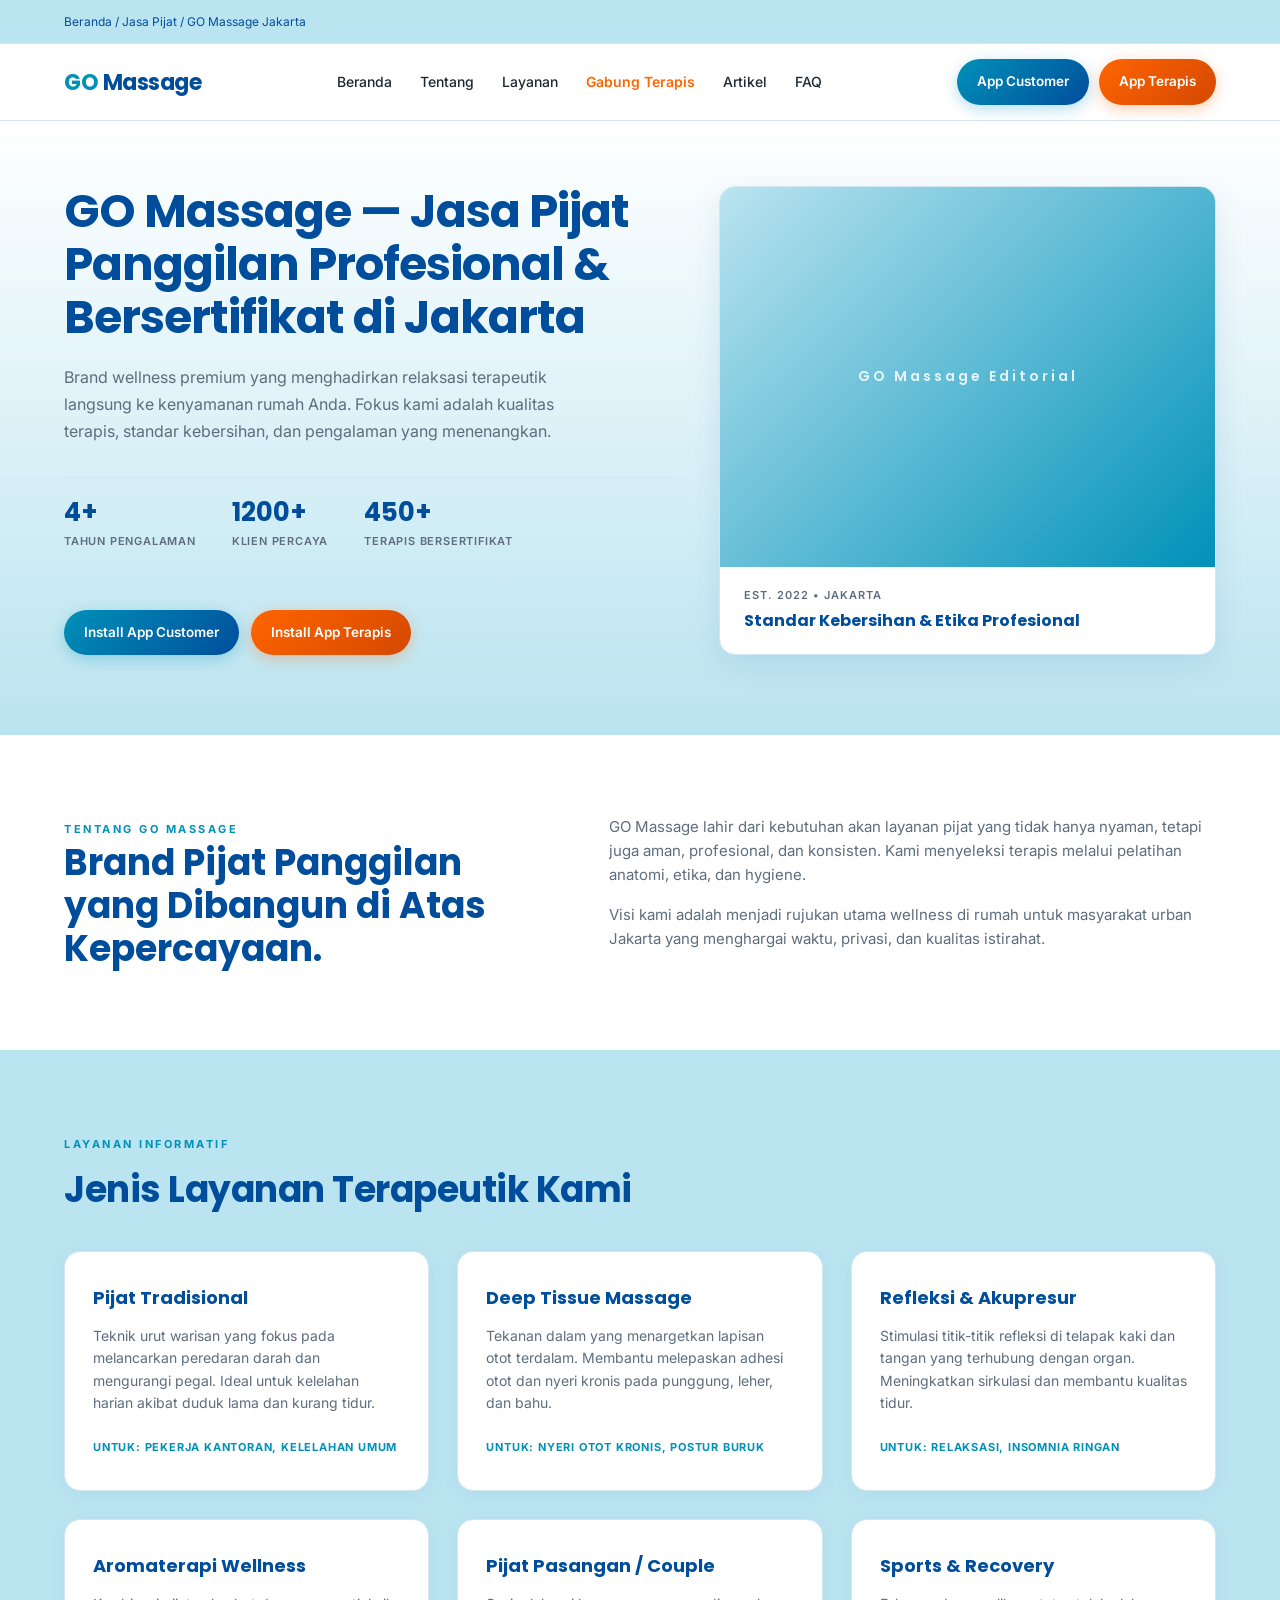
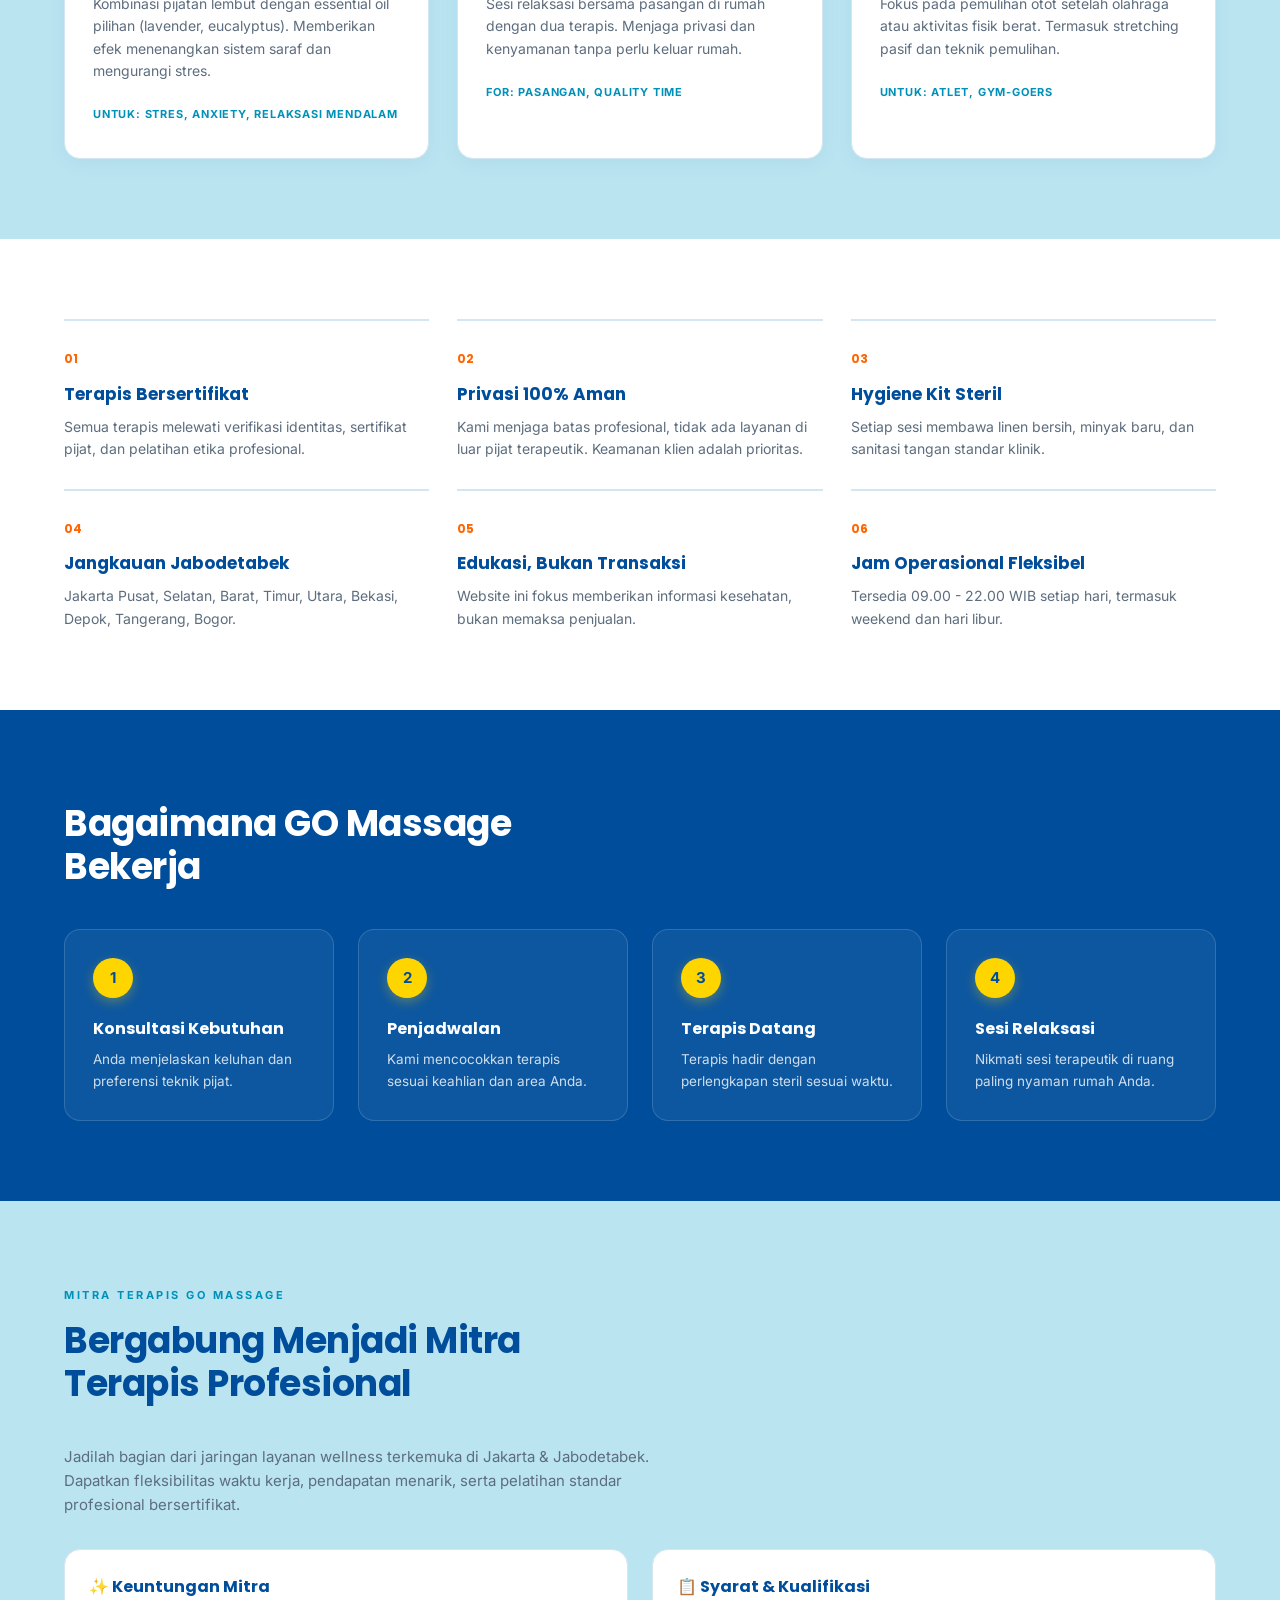
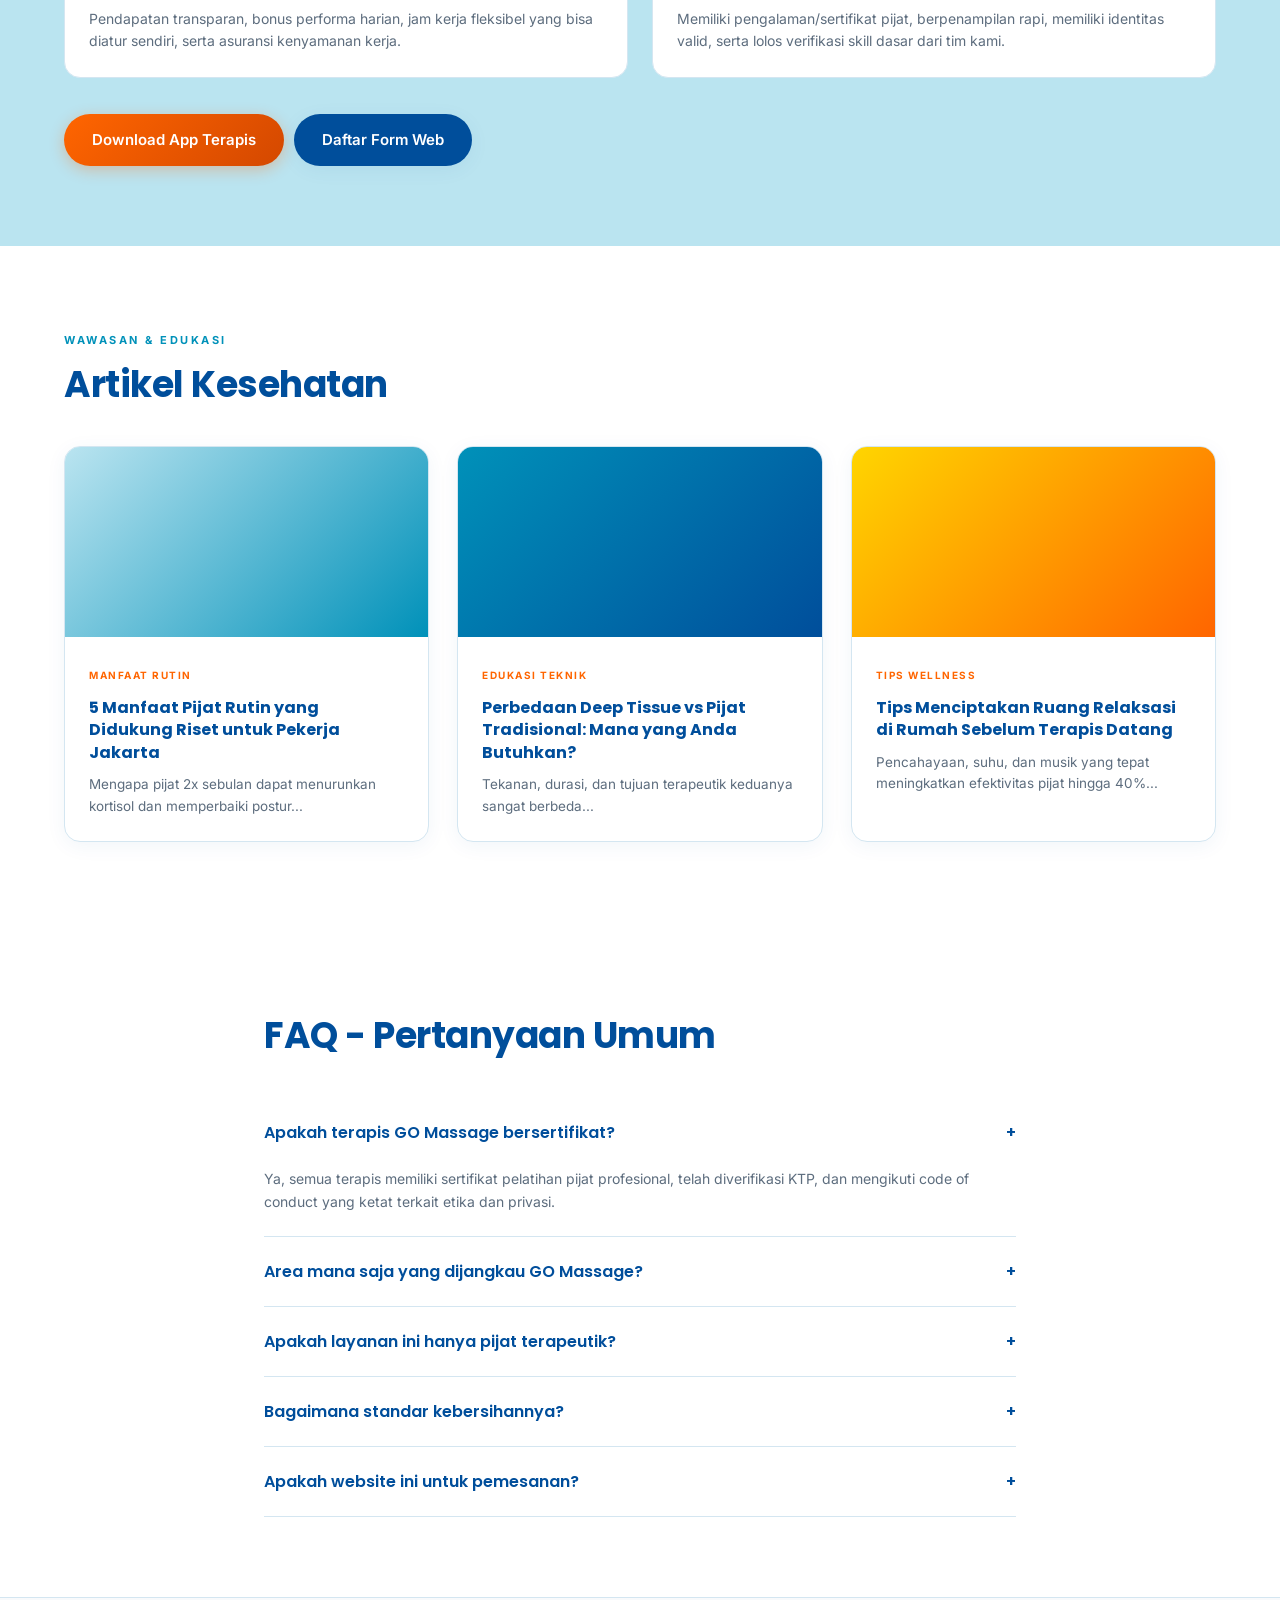
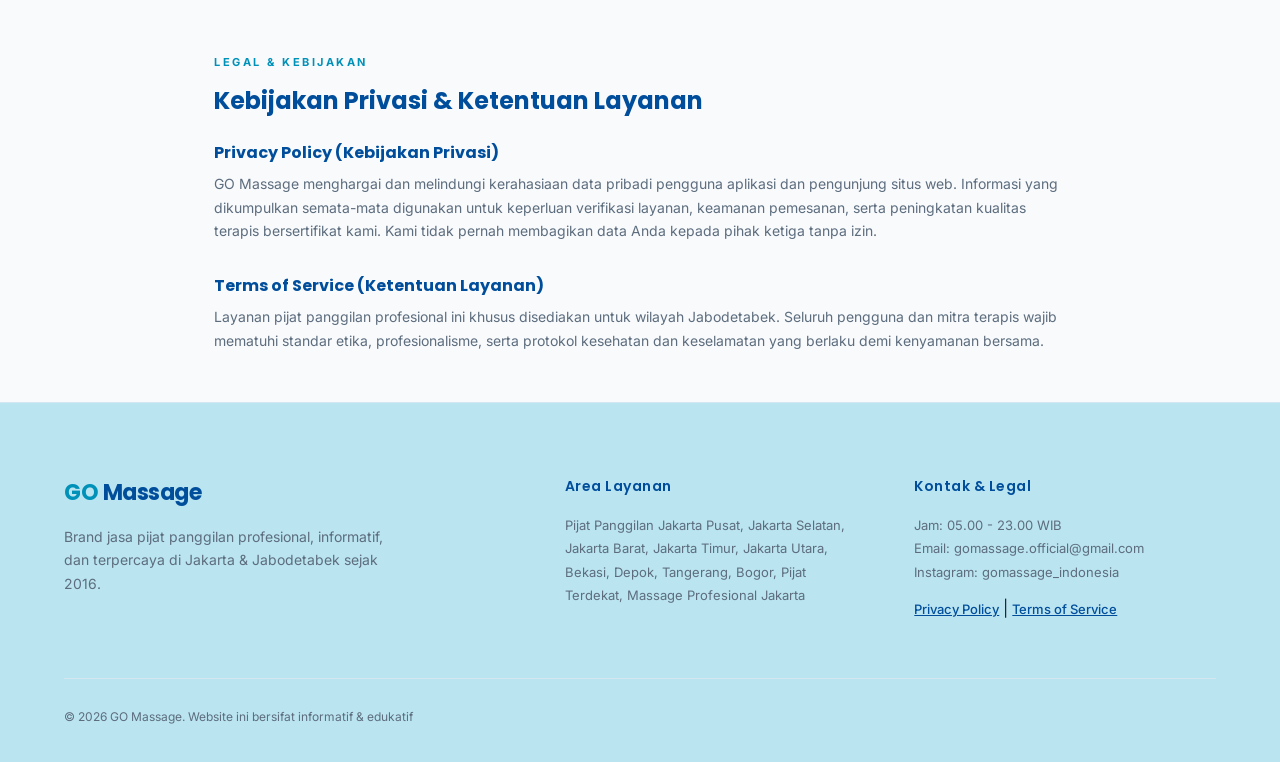
<file: index.html>
<!DOCTYPE html>
<html lang="id">
<head>
<style>
@font-face {
  font-family: "Optimistic";
  font-style: normal;
  font-weight: 400 600;
  font-display: swap;
  src: url("/fonts/OptimisticAI_VF_Optimized.woff2") format("woff2");
}
@font-face {
  font-family: "Optimistic Mono";
  font-style: normal;
  font-weight: 400;
  font-display: swap;
  src: url("/fonts/OptimisticMono_W_TextRegular.woff2") format("woff2");
}
:where(html) {
  font-family: "Optimistic", system-ui, sans-serif;
}
:where(code, pre, kbd, samp) {
  font-family: "Optimistic Mono", ui-monospace, monospace;
}
</style>
    <meta charset="UTF-8">
    <meta name="viewport" content="width=device-width, initial-scale=1.0">
    <title>GO Massage - Jasa Pijat Panggilan Profesional & Bersertifikat di Jakarta</title>
    <meta name="description" content="GO Massage adalah layanan pijat panggilan profesional bersertifikat di Jakarta & Jabodetabek. Terapis berpengalaman, privasi aman, layanan tradisional, deep tissue, refleksi, aromaterapi.">
    <meta name="keywords" content="pijat panggilan jakarta, massage jakarta, pijat tradisional, deep tissue massage, pijat refleksi, aromaterapi jakarta, jasa pijat profesional">
    <link rel="preconnect" href="https://fonts.googleapis.com">
    <link href="https://fonts.googleapis.com/css2?family=Poppins:wght@400;500;600;700&family=Inter:wght@400;500&display=swap" rel="stylesheet">
    <style>
        /* GO Massage - Updated Color Palette & Precision */
        :root{
          --bg:#FFFFFF;
          --bg-soft:#BAE4F0;     /* #BAE4F0 */
          --dark:#004E9B;        /* #004E9B */
          --dark2:#003870;       
          --accent:#0091B9;      /* #0091B9 */
          --orange:#FF6500;      /* #FF6500 */
          --yellow:#FFD500;      /* #FFD500 */
          --text:#1C2833;
          --muted:#5D6D7E;
          --border:#D4E6F1;
          --radius:16px;
          --shadow-sm: 0 4px 20px rgba(0,78,155,0.06);
          --shadow-md: 0 10px 30px rgba(0,78,155,0.1);
        }

        *, *::before, *::after {
          margin: 0;
          padding: 0;
          box-sizing: border-box;
        }

        html {
          width: 100%;
          scroll-behavior: smooth;
        }

        body{
          width: 100%;
          overflow-x: hidden;
          font-family:'Inter',sans-serif;
          color:var(--text);
          background:var(--bg);
          line-height:1.6;
          -webkit-font-smoothing:antialiased;
          /* Proteksi Anti-Copy Teks */
          -webkit-user-select: none; /* Safari */
          -moz-user-select: none;    /* Firefox */
          -ms-user-select: none;     /* IE/Edge */
          user-select: none;         /* Standar Modern */
        }

        h1,h2,h3,h4,h5,.logo{
          font-family:'Poppins',sans-serif;
          color:var(--dark);
        }

        .container{
          max-width:1200px;
          margin:0 auto;
          padding:0 24px;
        }

        .label{
          font-size:11px;
          letter-spacing:2.5px;
          color:var(--accent);
          font-weight:700;
          text-transform: uppercase;
        }

        /* Breadcrumb */
        .breadcrumb{
          background:var(--bg-soft);
          border-bottom:1px solid var(--border);
          font-size:12px;
          padding:12px 0;
          color:var(--dark);
        }
        .breadcrumb .container{
          display:flex;
          justify-content:space-between;
          align-items:center;
        }

        /* Navbar - Strict Sticky Header */
        .navbar{
          position: -webkit-sticky;
          position: sticky;
          top: 0;
          z-index: 9999;
          background: rgba(255, 255, 255, 0.95);
          backdrop-filter: blur(16px);
          -webkit-backdrop-filter: blur(16px);
          border-bottom: 1px solid var(--border);
          width: 100%;
        }
        .nav-inner{
          display:flex;
          justify-content:space-between;
          align-items:center;
          height:76px;
        }
        .logo{
          font-weight:700;
          font-size:22px;
          letter-spacing:-0.5px;
        }
        .logo span{
          color:var(--accent);
        }
        .nav-menu{
          display:flex;
          gap:28px;
          align-items: center;
        }
        .nav-menu a{
          text-decoration:none;
          color:var(--text);
          font-size:14px;
          font-weight:500;
          transition: color 0.2s;
        }
        .nav-menu a:hover{
          color:var(--accent);
        }

        /* Group Tombol Sejajar Sampingan */
        .btn-group {
          display: flex;
          align-items: center;
          gap: 10px;
        }

        /* Tombol Gradasi Profesional dengan Palet Baru */
        .btn-gradient {
          background: linear-gradient(135deg, #0091B9 0%, #004E9B 100%);
          color: #ffffff !important;
          padding: 12px 20px;
          border-radius: 30px;
          text-decoration: none;
          font-size: 13.5px;
          font-weight: 600;
          box-shadow: 0 4px 15px rgba(0, 145, 185, 0.3);
          transition: all 0.3s ease;
          display: inline-flex;
          align-items: center;
          justify-content: center;
          border: none;
          text-align: center;
          white-space: nowrap;
        }
        .btn-gradient:hover {
          background: linear-gradient(135deg, #00A8D6 0%, #003870 100%);
          transform: translateY(-2px);
          box-shadow: 0 6px 20px rgba(0, 145, 185, 0.4);
        }

        /* Tombol Varian Terapis (Warna Oranye-Kuning) */
        .btn-terapis {
          background: linear-gradient(135deg, #FF6500 0%, #D44800 100%);
          box-shadow: 0 4px 15px rgba(255, 101, 0, 0.3);
        }
        .btn-terapis:hover {
          background: linear-gradient(135deg, #FF7B24 0%, #B83E00 100%);
          box-shadow: 0 6px 20px rgba(255, 101, 0, 0.4);
        }

        /* ANIMASI HAMBURGER MODERN */
        .hamburger{
          display:none;
          flex-direction:column;
          justify-content:center;
          align-items:center;
          gap:5px;
          width:42px;
          height:42px;
          background:rgba(0, 78, 155, 0.05);
          border:1px solid var(--border);
          border-radius:12px;
          cursor:pointer;
          z-index: 10001;
          padding: 0;
          transition: all 0.3s ease;
        }
        .hamburger:hover {
          background: rgba(0, 78, 155, 0.1);
        }
        .hamburger span{
          width:22px;
          height:2.5px;
          background:var(--dark);
          display:block;
          border-radius:4px;
          transition: transform 0.35s cubic-bezier(0.68, -0.6, 0.32, 1.6), opacity 0.25s ease, background 0.3s ease;
          transform-origin: center;
        }

        /* State Saat Menu Terbuka (Morphing ke 'X') */
        .hamburger.open {
          background: rgba(255, 101, 0, 0.1);
          border-color: rgba(255, 101, 0, 0.3);
        }
        .hamburger.open span:nth-child(1) {
          transform: translateY(7.5px) rotate(45deg);
          background: var(--orange);
        }
        .hamburger.open span:nth-child(2) {
          opacity: 0;
          transform: translateX(-12px);
        }
        .hamburger.open span:nth-child(3) {
          transform: translateY(-7.5px) rotate(-45deg);
          background: var(--orange);
        }

        /* Hero Section */
        .hero{
          padding:64px 0 80px;
          background:linear-gradient(180deg,var(--bg) 0%, var(--bg-soft) 100%);
        }
        .hero-grid{
          display:grid;
          grid-template-columns:1.1fr 0.9fr;
          gap:48px;
          align-items:center;
        }
        .hero-text h1{
          font-size:46px;
          line-height:1.15;
          letter-spacing:-1px;
          margin-bottom:20px;
        }
        .hero-text p{
          color:var(--muted);
          font-size:16px;
          max-width:500px;
          margin-bottom:32px;
          line-height: 1.7;
        }
        .hero-stats{
          display:flex;
          gap:36px;
          margin:32px 0 36px;
          border-top: 1px solid var(--border);
          border-bottom: 1px solid var(--border);
          padding: 20px 0;
        }
        .hero-stats strong{
          font-family:'Poppins';
          font-size:26px;
          display:block;
          line-height:1.1;
          color: var(--dark);
        }
        .hero-stats span{
          font-size:11px;
          color:var(--muted);
          letter-spacing:0.8px;
          text-transform:uppercase;
          font-weight: 600;
        }
        .hero-actions{
          display:flex;
          gap:12px;
          align-items: center;
          flex-wrap: wrap;
        }
        .btn-primary{
          background:var(--dark);
          color:white;
          padding:12px 24px;
          border-radius:30px;
          text-decoration:none;
          font-size:14px;
          font-weight:600;
          box-shadow: var(--shadow-sm);
          transition: transform 0.2s, background 0.2s;
          display: inline-flex;
          align-items: center;
          justify-content: center;
        }
        .btn-primary:hover{
          background: var(--accent);
          transform: translateY(-2px);
        }

        .visual-card{
          border:1px solid var(--border);
          border-radius:var(--radius);
          overflow:hidden;
          background:white;
          box-shadow: var(--shadow-md);
        }
        .visual-image{
          height:380px;
          background:linear-gradient(135deg,#BAE4F0 0%,#0091B9 100%);
          position:relative;
        }
        .visual-image::after{
          content:'GO Massage Editorial';
          position:absolute;
          inset:0;
          display:grid;
          place-items:center;
          font-family:'Poppins';
          font-weight:600;
          letter-spacing:3px;
          color:rgba(255,255,255,0.85);
          font-size: 14px;
        }
        .visual-info{
          padding:20px 24px;
        }
        .visual-info p{
          font-size:11px;
          letter-spacing:1px;
          color:var(--muted);
          text-transform: uppercase;
          font-weight: 600;
        }
        .visual-info h4{
          font-size:16px;
          margin-top:4px;
        }

        /* Sections */
        .section{padding:80px 0}
        .bg-soft{background:var(--bg-soft)}
        .bg-dark{background:var(--dark);color:white}
        .bg-dark h2{color:white}
        .section-title{
          font-size:36px;
          line-height:1.2;
          letter-spacing:-0.5px;
          margin:12px 0 40px;
          max-width:580px;
        }
        .section-title.light{color:white}

        .grid-2{
          display:grid;
          grid-template-columns:0.9fr 1.1fr;
          gap:48px;
          align-items:start;
        }
        .grid-2 h2{font-size:36px;line-height:1.2}
        .about-text p{margin-bottom:16px;color:var(--muted);font-size:15px;}

        .services-grid{
          display:grid;
          grid-template-columns:repeat(3,1fr);
          gap:28px;
        }
        .service-card{
          background:white;
          border:1px solid var(--border);
          border-radius:var(--radius);
          padding:32px 28px;
          box-shadow: var(--shadow-sm);
          transition:all .3s cubic-bezier(0.16, 1, 0.3, 1);
        }
        .service-card:hover{
          transform:translateY(-6px);
          box-shadow: var(--shadow-md);
          border-color: var(--accent);
        }
        .service-card h3{font-size:18px;margin-bottom:12px;}
        .service-card p{font-size:14px;color:var(--muted);line-height:1.6;margin-bottom:18px}
        .service-meta{font-size:11px;color:var(--accent);font-weight:700;letter-spacing:0.8px;text-transform: uppercase;}

        .grid-3{
          display:grid;
          grid-template-columns:repeat(3,1fr);
          gap:28px;
        }
        .feature{
          border-top:2px solid var(--border);
          padding-top:24px;
        }
        .feature span{font-family:'Poppins';font-size:12px;color:var(--orange);font-weight:700}
        .feature h4{margin:10px 0 8px;font-size:17px}
        .feature p{font-size:14px;color:var(--muted);line-height: 1.6;}

        .steps{
          display:grid;
          grid-template-columns:repeat(4,1fr);
          gap:24px;
          margin-top:24px;
        }
        .step{
          border:1px solid rgba(255,255,255,0.15);
          border-radius:var(--radius);
          padding:28px;
          background:rgba(255,255,255,0.05);
        }
        .step-num{
          width:40px;
          height:40px;
          border-radius:50%;
          background:var(--yellow);
          color:var(--dark);
          display:grid;
          place-items:center;
          font-weight:700;
          font-size:15px;
          margin-bottom:18px;
          box-shadow: 0 4px 12px rgba(255,213,0,0.3);
        }
        .step h4{color:white;font-size:16px;margin-bottom:8px}
        .step p{color:rgba(255,255,255,0.8);font-size:13.5px;line-height: 1.6;}

        .articles{
          display:grid;
          grid-template-columns:repeat(3,1fr);
          gap:28px;
        }
        .article-card{
          border:1px solid var(--border);
          border-radius:var(--radius);
          overflow:hidden;
          background:white;
          box-shadow: var(--shadow-sm);
          transition: transform 0.3s ease;
        }
        .article-card:hover {
          transform: translateY(-4px);
          box-shadow: var(--shadow-md);
        }
        .article-img{height:190px}
        .article-img.img1{background:linear-gradient(135deg,#BAE4F0,#0091B9)}
        .article-img.img2{background:linear-gradient(135deg,#0091B9,#004E9B)}
        .article-img.img3{background:linear-gradient(135deg,#FFD500,#FF6500)}
        .article-body{padding:24px}
        .article-body span{font-size:10px;letter-spacing:1.5px;color:var(--orange);font-weight:700;text-transform:uppercase}
        .article-body h4{font-size:16px;line-height:1.4;margin:10px 0}
        .article-body p{font-size:13.5px;color:var(--muted);line-height: 1.6;}

        /* FAQ */
        .faq-container{max-width:800px}
        .faq-list{margin-top:32px}
        .faq-item{border-bottom:1px solid var(--border)}
        .faq-q{
          width:100%;
          display:flex;
          justify-content:space-between;
          align-items:center;
          padding:22px 0;
          background:none;
          border:none;
          font-family:'Poppins';
          font-size:16px;
          font-weight:600;
          cursor:pointer;
          text-align:left;
          color: var(--dark);
        }
        .faq-a{
          max-height:0;
          overflow:hidden;
          transition:max-height .35s ease, padding .35s ease;
          font-size:14px;
          color:var(--muted);
          padding-right:40px;
          line-height: 1.7;
        }
        .faq-item.active .faq-a{
          max-height:220px;
          padding-bottom:22px;
        }

        /* Footer */
        .footer{
          background:var(--bg-soft);
          border-top:1px solid var(--border);
          padding:72px 0 36px;
        }
        .footer-grid{
          display:grid;
          grid-template-columns:1.5fr 1fr 1fr;
          gap:48px;
        }
        .footer-desc{
          font-size:14px;
          color:var(--muted);
          margin-top:14px;
          max-width:320px;
          line-height: 1.7;
        }
        .footer h5{font-size:14px;margin-bottom:16px;letter-spacing:0.5px;font-weight: 600;color: var(--dark);}
        .small{font-size:13px;color:var(--muted);line-height:1.8}
        .footer-bottom{
          margin-top:56px;
          padding-top:28px;
          border-top:1px solid var(--border);
          display:flex;
          justify-content:space-between;
          font-size:12px;
          color:var(--muted);
        }
        .footer-legal-links {
          margin-top: 12px;
        }
        .footer-legal-links a {
          color: var(--dark);
          text-decoration: underline;
          font-weight: 500;
          font-size: 13px;
        }

        /* ========== PORTRAIT MODE - PROFESSIONAL MOBILE PRECISION ========== */
        @media (orientation: portrait){
          .container{padding:0 20px}
          
          /* Mobile Navigation Drawer Fullscreen Modern */
          .nav-menu{
            position: fixed;
            top: 76px;
            left: 0;
            width: 100vw;
            height: calc(100vh - 76px);
            background: #ffffff;
            display: flex;
            flex-direction: column;
            align-items: flex-start;
            padding: 36px 24px;
            gap: 18px;
            z-index: 9998;
            opacity: 0;
            visibility: hidden;
            transform: translateY(-8px);
            transition: all 0.3s cubic-bezier(0.16, 1, 0.3, 1);
            box-shadow: 0 20px 30px rgba(0,78,155,0.08);
            overflow-y: auto;
          }

          .nav-menu.open{
            opacity: 1;
            visibility: visible;
            transform: translateY(0);
          }

          .nav-menu a:not(.btn-gradient){
            font-size: 17px;
            font-weight: 600;
            color: var(--dark);
            width: 100%;
            padding: 12px 0;
            border-bottom: 1px solid var(--border);
          }

          /* Tombol Install Aplikasi di dalam Menu Mobile tetap Sejajar */
          .nav-menu .btn-group {
            width: 100%;
            margin-top: 12px;
            display: flex;
            gap: 10px;
          }

          .nav-menu .btn-gradient {
            flex: 1;
            padding: 12px 8px;
            font-size: 13px;
          }

          .navbar > .container > .btn-group {
            display: none; 
          }

          .hamburger{display:flex}

          .hero{padding:40px 0 56px}
          .hero-grid{grid-template-columns:1fr;gap:36px}
          .hero-text h1{font-size:32px;line-height:1.2;margin-bottom:16px}
          .hero-text p{font-size:14.5px;max-width:100%;margin-bottom:24px}
          .hero-stats{gap:20px;justify-content: space-between;padding: 16px 0;margin: 24px 0}
          .hero-stats strong {font-size: 22px;}
          
          /* Hero actions di Mobile dibuat sejajar sampingan */
          .hero-actions {
            display: flex;
            flex-direction: row;
            gap: 10px;
            width: 100%;
          }
          .hero-actions .btn-gradient {
            flex: 1;
            text-align: center;
            padding: 12px 8px;
            font-size: 13px;
          }

          .visual-image{height:260px}
          
          .section{padding:56px 0}
          .section-title{font-size:26px;margin-bottom:28px}
          
          .grid-2{grid-template-columns:1fr;gap:28px}
          .grid-2 h2{font-size:26px}
          
          .services-grid{grid-template-columns:1fr;gap:20px}
          .service-card {padding: 24px 20px;}
          
          .grid-3{grid-template-columns:1fr;gap:20px}
          .steps{grid-template-columns:1fr;gap:18px}
          .step {padding: 22px 20px;}
          
          .articles{grid-template-columns:1fr;gap:20px}
          
          .footer-grid{grid-template-columns:1fr;gap:32px}
          .footer-bottom{flex-direction:column;gap:10px;text-align: center;}
        }

        @media (orientation: landscape) or (min-width: 992px) {
          .nav-menu .btn-group {
            display: none;
          }
        }

        /* ========== LANDSCAPE MODE - PRECISION ========== */
        @media (orientation: landscape) and (max-width: 1180px){
          .hero-text h1{font-size:36px}
          .services-grid{grid-template-columns:repeat(2,1fr)}
          .grid-3{grid-template-columns:repeat(2,1fr)}
          .steps{grid-template-columns:repeat(2,1fr)}
          .articles{grid-template-columns:repeat(2,1fr)}
        }
        @media (orientation: landscape) and (min-width: 1181px){
          .hero-grid{grid-template-columns:1.1fr 0.9fr}
          .services-grid{grid-template-columns:repeat(3,1fr)}
        }
    </style>
</head>
<body>
    <!-- Breadcrumb SEO -->
    <div class="breadcrumb">
        <div class="container">
            <span>Beranda / Jasa Pijat / GO Massage Jakarta</span>
        </div>
    </div>

    <!-- Navbar -->
    <nav class="navbar">
        <div class="container nav-inner">
            <div class="logo"><span>GO</span> Massage</div>
            <div class="nav-menu" id="navMenu">
                <a href="#beranda">Beranda</a>
                <a href="#tentang">Tentang</a>
                <a href="#layanan">Layanan</a>
                <a href="#gabung-terapis" style="color: var(--orange); font-weight: 600;">Gabung Terapis</a>
                <a href="#artikel">Artikel</a>
                <a href="#faq">FAQ</a>
                <!-- Group Tombol Aplikasi di Menu Mobile (Sejajar) -->
                <div class="btn-group">
                    <a href="https://play.google.com/store/apps/details?id=com.app.gomassage" target="_blank" rel="noopener noreferrer" class="btn-gradient">App Customer</a>
                    <a href="https://play.google.com/store/apps/details?id=com.app.terapisgo" target="_blank" rel="noopener noreferrer" class="btn-gradient btn-terapis">App Terapis</a>
                </div>
            </div>
            <!-- Group Tombol Aplikasi Desktop (Sejajar) -->
            <div class="btn-group">
                <a href="https://play.google.com/store/apps/details?id=com.app.gomassage" target="_blank" rel="noopener noreferrer" class="btn-gradient">App Customer</a>
                <a href="https://play.google.com/store/apps/details?id=com.app.terapisgo" target="_blank" rel="noopener noreferrer" class="btn-gradient btn-terapis">App Terapis</a>
            </div>
            <!-- Tombol Hamburger dengan Animasi -->
            <button class="hamburger" id="hamburger" aria-label="Toggle navigation">
                <span></span>
                <span></span>
                <span></span>
            </button>
        </div>
    </nav>

    <!-- Hero -->
    <section class="hero" id="beranda">
        <div class="container hero-grid">
            <div class="hero-text">
                <h1>GO Massage — Jasa Pijat Panggilan Profesional & Bersertifikat di Jakarta</h1>
                <p>Brand wellness premium yang menghadirkan relaksasi terapeutik langsung ke kenyamanan rumah Anda. Fokus kami adalah kualitas terapis, standar kebersihan, dan pengalaman yang menenangkan.</p>
                <div class="hero-stats">
                    <div><strong>4+</strong><span>Tahun Pengalaman</span></div>
                    <div><strong>1200+</strong><span>Klien Percaya</span></div>
                    <div><strong>450+</strong><span>Terapis Bersertifikat</span></div>
                </div>
                <!-- Action Buttons di Hero dibuat Sejajar Sampingan -->
                <div class="hero-actions">
                    <a href="https://play.google.com/store/apps/details?id=com.app.gomassage" target="_blank" rel="noopener noreferrer" class="btn-gradient">Install App Customer</a>
                    <a href="https://play.google.com/store/apps/details?id=com.app.terapisgo" target="_blank" rel="noopener noreferrer" class="btn-gradient btn-terapis">Install App Terapis</a>
                </div>
            </div>
            <div class="visual-card">
                <div class="visual-image"></div>
                <div class="visual-info">
                    <p>Est. 2022 • Jakarta</p>
                    <h4>Standar Kebersihan & Etika Profesional</h4>
                </div>
            </div>
        </div>
    </section>

    <!-- Tentang -->
    <section class="section" id="tentang">
        <div class="container grid-2">
            <div>
                <span class="label">TENTANG GO MASSAGE</span>
                <h2>Brand Pijat Panggilan yang Dibangun di Atas Kepercayaan.</h2>
            </div>
            <div class="about-text">
                <p>GO Massage lahir dari kebutuhan akan layanan pijat yang tidak hanya nyaman, tetapi juga aman, profesional, dan konsisten. Kami menyeleksi terapis melalui pelatihan anatomi, etika, dan hygiene.</p>
                <p>Visi kami adalah menjadi rujukan utama wellness di rumah untuk masyarakat urban Jakarta yang menghargai waktu, privasi, dan kualitas istirahat.</p>
            </div>
        </div>
    </section>

    <!-- Layanan SEO -->
    <section class="section bg-soft" id="layanan">
        <div class="container">
            <span class="label">LAYANAN INFORMATIF</span>
            <h2 class="section-title">Jenis Layanan Terapeutik Kami</h2>
            <div class="services-grid">
                <article class="service-card"><h3>Pijat Tradisional</h3><p>Teknik urut warisan yang fokus pada melancarkan peredaran darah dan mengurangi pegal. Ideal untuk kelelahan harian akibat duduk lama dan kurang tidur.</p><span class="service-meta">Untuk: Pekerja kantoran, kelelahan umum</span></article>
                <article class="service-card"><h3>Deep Tissue Massage</h3><p>Tekanan dalam yang menargetkan lapisan otot terdalam. Membantu melepaskan adhesi otot dan nyeri kronis pada punggung, leher, dan bahu.</p><span class="service-meta">Untuk: Nyeri otot kronis, postur buruk</span></article>
                <article class="service-card"><h3>Refleksi & Akupresur</h3><p>Stimulasi titik-titik refleksi di telapak kaki dan tangan yang terhubung dengan organ. Meningkatkan sirkulasi dan membantu kualitas tidur.</p><span class="service-meta">Untuk: Relaksasi, insomnia ringan</span></article>
                <article class="service-card"><h3>Aromaterapi Wellness</h3><p>Kombinasi pijatan lembut dengan essential oil pilihan (lavender, eucalyptus). Memberikan efek menenangkan sistem saraf dan mengurangi stres.</p><span class="service-meta">Untuk: Stres, anxiety, relaksasi mendalam</span></article>
                <article class="service-card"><h3>Pijat Pasangan / Couple</h3><p>Sesi relaksasi bersama pasangan di rumah dengan dua terapis. Menjaga privasi dan kenyamanan tanpa perlu keluar rumah.</p><span class="service-meta">For: Pasangan, quality time</span></article>
                <article class="service-card"><h3>Sports & Recovery</h3><p>Fokus pada pemulihan otot setelah olahraga atau aktivitas fisik berat. Termasuk stretching pasif dan teknik pemulihan.</p><span class="service-meta">Untuk: Atlet, gym-goers</span></article>
            </div>
        </div>
    </section>

    <!-- Keunggulan -->
    <section class="section" id="keunggulan">
        <div class="container">
            <div class="grid-3">
                <div class="feature"><span>01</span><h4>Terapis Bersertifikat</h4><p>Semua terapis melewati verifikasi identitas, sertifikat pijat, dan pelatihan etika profesional.</p></div>
                <div class="feature"><span>02</span><h4>Privasi 100% Aman</h4><p>Kami menjaga batas profesional, tidak ada layanan di luar pijat terapeutik. Keamanan klien adalah prioritas.</p></div>
                <div class="feature"><span>03</span><h4>Hygiene Kit Steril</h4><p>Setiap sesi membawa linen bersih, minyak baru, dan sanitasi tangan standar klinik.</p></div>
                <div class="feature"><span>04</span><h4>Jangkauan Jabodetabek</h4><p>Jakarta Pusat, Selatan, Barat, Timur, Utara, Bekasi, Depok, Tangerang, Bogor.</p></div>
                <div class="feature"><span>05</span><h4>Edukasi, Bukan Transaksi</h4><p>Website ini fokus memberikan informasi kesehatan, bukan memaksa penjualan.</p></div>
                <div class="feature"><span>06</span><h4>Jam Operasional Fleksibel</h4><p>Tersedia 09.00 - 22.00 WIB setiap hari, termasuk weekend dan hari libur.</p></div>
            </div>
        </div>
    </section>

    <!-- Cara Kerja -->
    <section class="section bg-dark">
        <div class="container">
            <h2 class="section-title light">Bagaimana GO Massage Bekerja</h2>
            <div class="steps">
                <div class="step"><div class="step-num">1</div><h4>Konsultasi Kebutuhan</h4><p>Anda menjelaskan keluhan dan preferensi teknik pijat.</p></div>
                <div class="step"><div class="step-num">2</div><h4>Penjadwalan</h4><p>Kami mencocokkan terapis sesuai keahlian dan area Anda.</p></div>
                <div class="step"><div class="step-num">3</div><h4>Terapis Datang</h4><p>Terapis hadir dengan perlengkapan steril sesuai waktu.</p></div>
                <div class="step"><div class="step-num">4</div><h4>Sesi Relaksasi</h4><p>Nikmati sesi terapeutik di ruang paling nyaman rumah Anda.</p></div>
            </div>
        </div>
    </section>

    <!-- Bagian Pendaftaran Mitra Terapis -->
    <section class="section bg-soft" id="gabung-terapis">
        <div class="container">
            <span class="label">MITRA TERAPIS GO MASSAGE</span>
            <h2 class="section-title">Bergabung Menjadi Mitra Terapis Profesional</h2>
            <p style="color: var(--muted); margin-bottom: 32px; max-width: 600px; font-size: 15px;">
                Jadilah bagian dari jaringan layanan wellness terkemuka di Jakarta & Jabodetabek. Dapatkan fleksibilitas waktu kerja, pendapatan menarik, serta pelatihan standar profesional bersertifikat.
            </p>
            <div style="display: grid; grid-template-columns: repeat(auto-fit, minmax(280px, 1fr)); gap: 24px; margin-bottom: 36px;">
                <div style="background: white; padding: 24px; border-radius: var(--radius); border: 1px solid var(--border);">
                    <h4 style="color: var(--dark); margin-bottom: 8px; font-size: 16px;">✨ Keuntungan Mitra</h4>
                    <p style="color: var(--muted); font-size: 14px; line-height: 1.6;">Pendapatan transparan, bonus performa harian, jam kerja fleksibel yang bisa diatur sendiri, serta asuransi kenyamanan kerja.</p>
                </div>
                <div style="background: white; padding: 24px; border-radius: var(--radius); border: 1px solid var(--border);">
                    <h4 style="color: var(--dark); margin-bottom: 8px; font-size: 16px;">📋 Syarat & Kualifikasi</h4>
                    <p style="color: var(--muted); font-size: 14px; line-height: 1.6;">Memiliki pengalaman/sertifikat pijat, berpenampilan rapi, memiliki identitas valid, serta lolos verifikasi skill dasar dari tim kami.</p>
                </div>
            </div>
            <!-- Group Tombol Pendaftaran & Aplikasi Terapis Sejajar -->
            <div class="btn-group" style="justify-content: flex-start; flex-wrap: wrap;">
                <a href="https://play.google.com/store/apps/details?id=com.app.terapisgo" target="_blank" rel="noopener noreferrer" class="btn-gradient btn-terapis" style="font-size: 15px; padding: 14px 28px;">Download App Terapis</a>
                <a href="daftar-terapis.html" class="btn-primary" style="font-size: 15px; padding: 14px 28px;">Daftar Form Web</a>
            </div>
        </div>
    </section>

    <!-- Artikel SEO -->
    <section class="section" id="artikel">
        <div class="container">
            <span class="label">WAWASAN & EDUKASI</span>
            <h2 class="section-title">Artikel Kesehatan</h2>
            <div class="articles">
                <article class="article-card"><div class="article-img img1"></div><div class="article-body"><span>Manfaat Rutin</span><h4>5 Manfaat Pijat Rutin yang Didukung Riset untuk Pekerja Jakarta</h4><p>Mengapa pijat 2x sebulan dapat menurunkan kortisol dan memperbaiki postur...</p></div></article>
                <article class="article-card"><div class="article-img img2"></div><div class="article-body"><span>Edukasi Teknik</span><h4>Perbedaan Deep Tissue vs Pijat Tradisional: Mana yang Anda Butuhkan?</h4><p>Tekanan, durasi, dan tujuan terapeutik keduanya sangat berbeda...</p></div></article>
                <article class="article-card"><div class="article-img img3"></div><div class="article-body"><span>Tips Wellness</span><h4>Tips Menciptakan Ruang Relaksasi di Rumah Sebelum Terapis Datang</h4><p>Pencahayaan, suhu, dan musik yang tepat meningkatkan efektivitas pijat hingga 40%...</p></div></article>
            </div>
        </div>
    </section>

    <!-- FAQ -->
    <section class="section" id="faq">
        <div class="container faq-container">
            <h2 class="section-title">FAQ - Pertanyaan Umum</h2>
            <div class="faq-list">
                <div class="faq-item active"><button class="faq-q">Apakah terapis GO Massage bersertifikat?<span>+</span></button><div class="faq-a">Ya, semua terapis memiliki sertifikat pelatihan pijat profesional, telah diverifikasi KTP, dan mengikuti code of conduct yang ketat terkait etika dan privasi.</div></div>
                <div class="faq-item"><button class="faq-q">Area mana saja yang dijangkau GO Massage?<span>+</span></button><div class="faq-a">Kami melayani seluruh Jakarta, Bekasi, Depok, Tangerang, dan Bogor. Untuk area tertentu ada penyesuaian jadwal.</div></div>
                <div class="faq-item"><button class="faq-q">Apakah layanan ini hanya pijat terapeutik?<span>+</span></button><div class="faq-a">100% ya. GO Massage adalah brand profesional yang hanya menyediakan layanan pijat kesehatan dan wellness. Kami menolak layanan di luar itu.</div></div>
                <div class="faq-item"><button class="faq-q">Bagaimana standar kebersihannya?<span>+</span></button><div class="faq-a">Terapis membawa linen bersih, minyak baru per klien, hand sanitizer, dan masker. Perlengkapan dicuci dan disterilkan setiap hari.</div></div>
                <div class="faq-item"><button class="faq-q">Apakah website ini untuk pemesanan?<span>+</span></button><div class="faq-a">Tidak. Website ini bertujuan sebagai pusat informasi brand, edukasi, dan SEO. Untuk informasi kontak, lihat bagian bawah halaman.</div></div>
            </div>
        </div>
    </section>

    <!-- Legal / Kebijakan Privasi & Ketentuan Layanan -->
    <section class="section" id="legal" style="background: #f8fafc; padding: 50px 0; border-top: 1px solid var(--border);">
        <div class="container" style="max-width: 900px;">
            <span class="label">LEGAL & KEBIJAKAN</span>
            <h2 style="font-size: 24px; color: var(--dark); margin: 8px 0 20px;">Kebijakan Privasi & Ketentuan Layanan</h2>
            <div style="display: grid; gap: 20px;">
                <div id="privacy">
                    <h4 style="font-size: 16px; color: var(--dark); margin-bottom: 6px;">Privacy Policy (Kebijakan Privasi)</h4>
                    <p style="font-size: 14px; color: var(--muted); line-height: 1.7;">GO Massage menghargai dan melindungi kerahasiaan data pribadi pengguna aplikasi dan pengunjung situs web. Informasi yang dikumpulkan semata-mata digunakan untuk keperluan verifikasi layanan, keamanan pemesanan, serta peningkatan kualitas terapis bersertifikat kami. Kami tidak pernah membagikan data Anda kepada pihak ketiga tanpa izin.</p>
                </div>
                <div id="terms" style="margin-top: 10px;">
                    <h4 style="font-size: 16px; color: var(--dark); margin-bottom: 6px;">Terms of Service (Ketentuan Layanan)</h4>
                    <p style="font-size: 14px; color: var(--muted); line-height: 1.7;">Layanan pijat panggilan profesional ini khusus disediakan untuk wilayah Jabodetabek. Seluruh pengguna dan mitra terapis wajib mematuhi standar etika, profesionalisme, serta protokol kesehatan dan keselamatan yang berlaku demi kenyamanan bersama.</p>
                </div>
            </div>
        </div>
    </section>

    <!-- Kontak & Footer -->
    <footer class="footer" id="kontak">
        <div class="container">
            <div class="footer-grid">
                <div>
                    <div class="logo"><span>GO</span> Massage</div>
                    <p class="footer-desc">Brand jasa pijat panggilan profesional, informatif, dan terpercaya di Jakarta & Jabodetabek sejak 2016.</p>
                </div>
                <div>
                    <h5>Area Layanan</h5>
                    <p class="small">Pijat Panggilan Jakarta Pusat, Jakarta Selatan, Jakarta Barat, Jakarta Timur, Jakarta Utara, Bekasi, Depok, Tangerang, Bogor, Pijat Terdekat, Massage Profesional Jakarta</p>
                </div>
                <div>
                    <h5>Kontak & Legal</h5>
                    <p class="small">Jam: 05.00 - 23.00 WIB<br>Email: gomassage.official@gmail.com<br>Instagram: gomassage_indonesia</p>
                    <div class="footer-legal-links">
                        <a href="#privacy">Privacy Policy</a> | <a href="#terms">Terms of Service</a>
                    </div>
                </div>
            </div>
            <div class="footer-bottom">
                <p>© 2026 GO Massage. Website ini bersifat informatif & edukatif</p>
            </div>
        </div>
    </footer>

    <script>
    // @ts-nocheck
    document.addEventListener('DOMContentLoaded', () => {
      const hamburger = document.getElementById('hamburger');
      const navMenu = document.getElementById('navMenu');

      if (hamburger && navMenu) {
        hamburger.addEventListener('click', () => {
          const isOpen = navMenu.classList.toggle('open');
          // Toggle class open pada tombol hamburger untuk memicu animasi
          hamburger.classList.toggle('open', isOpen);
          document.body.style.overflow = isOpen ? 'hidden' : '';
        });

        navMenu.querySelectorAll('a').forEach(link => {
          link.addEventListener('click', () => {
            navMenu.classList.remove('open');
            hamburger.classList.remove('open');
            document.body.style.overflow = '';
          });
        });
      }

      const faqItems = document.querySelectorAll('.faq-item');
      faqItems.forEach(item => {
        const btn = item.querySelector('.faq-q');
        if (btn) {
          btn.addEventListener('click', () => {
            const isActive = item.classList.contains('active');
            faqItems.forEach(i => i.classList.remove('active'));
            if (!isActive) {
              item.classList.add('active');
            }
          });
        }
      });

      document.querySelectorAll('a[href^="#"]').forEach(anchor => {
        anchor.addEventListener('click', e => {
          const targetId = anchor.getAttribute('href');
          if (targetId && targetId !== '#') {
            const target = document.querySelector(targetId);
            if (target) {
              e.preventDefault();
              target.scrollIntoView({ behavior: 'smooth', block: 'start' });
              if (navMenu) {
                navMenu.classList.remove('open');
                if (hamburger) hamburger.classList.remove('open');
                document.body.style.overflow = '';
              }
            }
          }
        });
      });
    });
    </script>
</body>
</html>
</file>
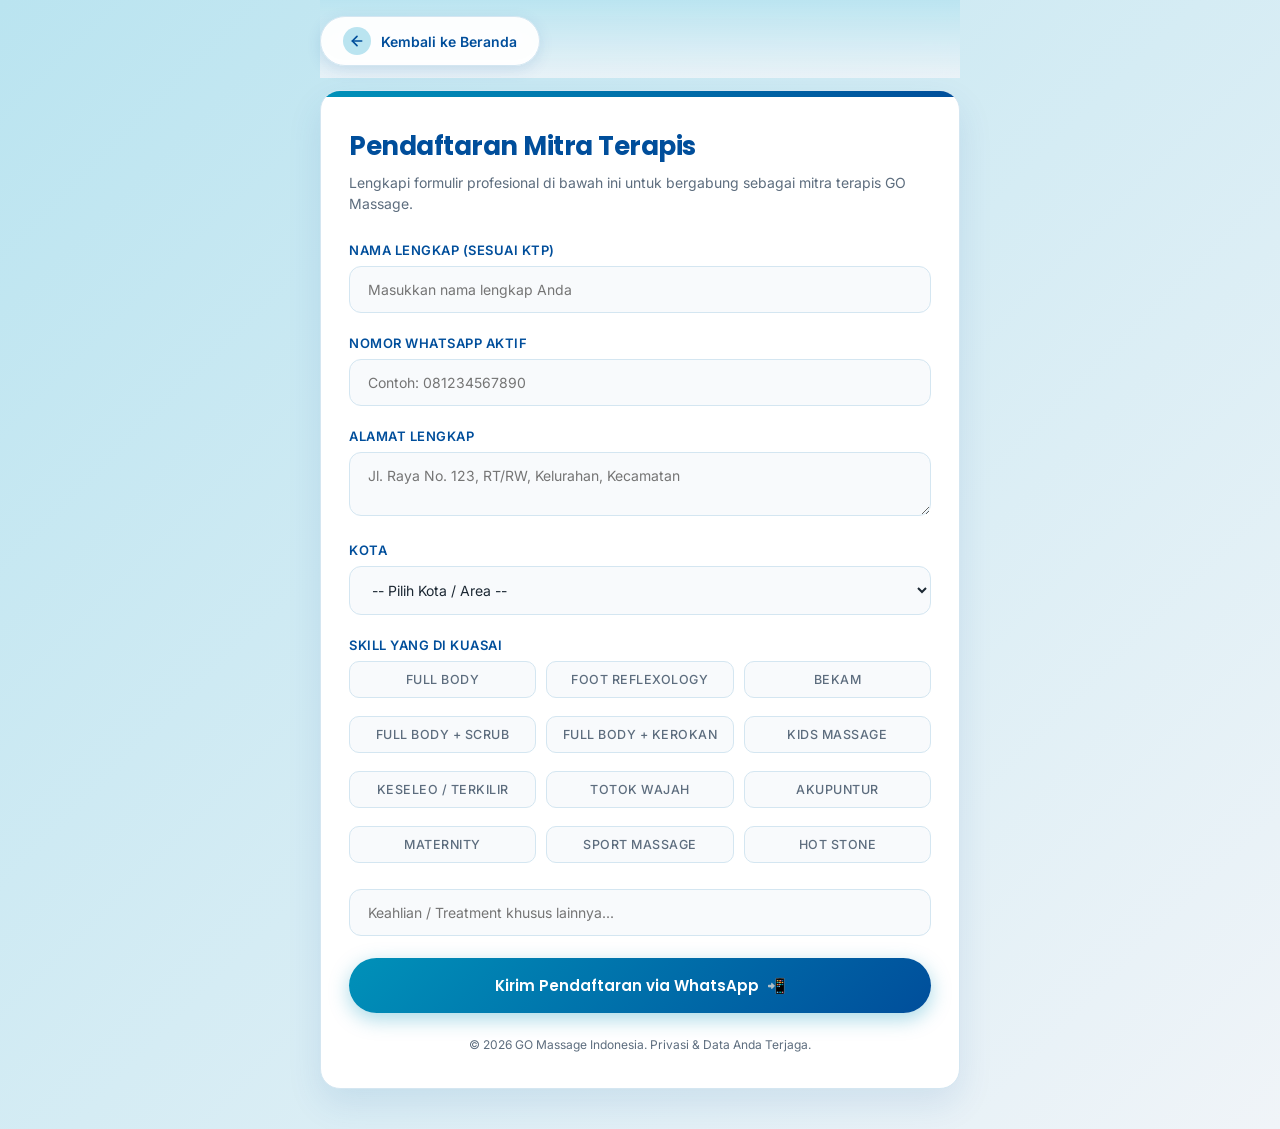
<file: daftar-terapis.html>
<!DOCTYPE html>
<html lang="id">
<head>
    <meta charset="UTF-8">
    <meta name="viewport" content="width=device-width, initial-scale=1.0">
    <title>Pendaftaran Mitra Terapis - GO Massage</title>
    <link rel="preconnect" href="https://fonts.googleapis.com">
    <link href="https://fonts.googleapis.com/css2?family=Poppins:wght@500;600;700&family=Inter:wght@400;500;600&display=swap" rel="stylesheet">
    <style>
        :root {
            --bg: #F0F4F8;
            --card-bg: #FFFFFF;
            --dark: #004E9B;
            --accent: #0091B9;
            --orange: #FF6500;
            --text: #1C2833;
            --muted: #5D6D7E;
            --border: #D4E6F1;
            --radius: 20px;
            --shadow: 0 15px 35px rgba(0, 78, 155, 0.1);
        }

        *, *::before, *::after {
            box-sizing: border-box;
            margin: 0;
            padding: 0;
        }

        body {
            font-family: 'Inter', sans-serif;
            background: linear-gradient(135deg, #BAE4F0 0%, #F0F4F8 100%);
            color: var(--text);
            min-height: 100vh;
            padding: 0 16px 40px;
            display: flex;
            flex-direction: column;
            align-items: center;
            /* Proteksi Anti-Copy Teks */
            -webkit-user-select: none;
            -moz-user-select: none;
            -ms-user-select: none;
            user-select: none;
        }

        /* Memastikan area input tetap bisa diketik dan teksnya bisa dipilih */
        input, textarea, select {
            -webkit-user-select: text;
            -moz-user-select: text;
            -ms-user-select: text;
            user-select: text;
        }

        /* Header Navigation Sticky */
        .top-nav {
            position: -webkit-sticky;
            position: sticky;
            top: 0;
            z-index: 999;
            width: 100%;
            max-width: 640px;
            padding: 16px 0 12px;
            margin-bottom: 12px;
            display: flex;
            justify-content: flex-start;
            align-items: center;
            /* Transparansi halus di belakang tombol saat scroll */
            background: linear-gradient(180deg, rgba(186, 228, 240, 0.95) 0%, rgba(240, 244, 248, 0.8) 100%);
            backdrop-filter: blur(10px);
            -webkit-backdrop-filter: blur(10px);
        }

        .btn-back {
            display: inline-flex;
            align-items: center;
            gap: 10px;
            background: rgba(255, 255, 255, 0.95);
            backdrop-filter: blur(12px);
            -webkit-backdrop-filter: blur(12px);
            color: var(--dark);
            text-decoration: none;
            padding: 10px 22px;
            border-radius: 30px;
            font-size: 14px;
            font-weight: 600;
            border: 1px solid var(--border);
            box-shadow: 0 4px 15px rgba(0, 78, 155, 0.12);
            transition: all 0.3s cubic-bezier(0.16, 1, 0.3, 1);
        }

        .btn-back .arrow-icon {
            display: inline-flex;
            align-items: center;
            justify-content: center;
            width: 28px;
            height: 28px;
            background: var(--bg-soft, #BAE4F0);
            color: var(--dark);
            border-radius: 50%;
            transition: transform 0.3s ease, background 0.3s ease, color 0.3s ease;
            flex-shrink: 0;
        }

        .btn-back .arrow-icon svg {
            display: block;
        }

        .btn-back:hover {
            background: var(--dark);
            color: #ffffff;
            border-color: var(--dark);
            transform: translateY(-2px);
            box-shadow: 0 6px 20px rgba(0, 78, 155, 0.2);
        }

        .btn-back:hover .arrow-icon {
            background: rgba(255, 255, 255, 0.2);
            color: #ffffff;
            transform: translateX(-3px);
        }

        /* Container Card */
        .form-card {
            width: 100%;
            max-width: 640px;
            background: var(--card-bg);
            border-radius: var(--radius);
            box-shadow: var(--shadow);
            border: 1px solid var(--border);
            padding: 36px 28px;
            position: relative;
            overflow: hidden;
        }

        .form-card::before {
            content: '';
            position: absolute;
            top: 0;
            left: 0;
            width: 100%;
            height: 6px;
            background: linear-gradient(90deg, var(--accent) 0%, var(--dark) 100%);
        }

        .header-title {
            margin-bottom: 28px;
        }

        .header-title h1 {
            font-family: 'Poppins', sans-serif;
            font-size: 26px;
            color: var(--dark);
            letter-spacing: -0.5px;
            margin-bottom: 6px;
        }

        .header-title p {
            color: var(--muted);
            font-size: 14px;
            line-height: 1.5;
        }

        /* Form Controls */
        .form-group {
            margin-bottom: 22px;
        }

        label {
            display: block;
            font-weight: 600;
            font-size: 13px;
            color: var(--dark);
            margin-bottom: 8px;
            text-transform: uppercase;
            letter-spacing: 0.5px;
        }

        input[type="text"],
        input[type="tel"],
        select,
        textarea {
            width: 100%;
            padding: 14px 18px;
            border: 1.5px solid var(--border);
            border-radius: 12px;
            font-size: 14px;
            font-family: 'Inter', sans-serif;
            color: var(--text);
            background: #F8FAFC;
            outline: none;
            transition: all 0.25s ease;
        }

        input:focus, select:focus, textarea:focus {
            border-color: var(--accent);
            background: #FFFFFF;
            box-shadow: 0 0 0 4px rgba(0, 145, 185, 0.12);
        }

        /* Checkbox Grid for Skills */
        .skills-grid {
            display: grid;
            grid-template-columns: repeat(auto-fit, minmax(140px, 1fr));
            gap: 10px;
            margin-bottom: 10px;
        }

        .skill-item {
            position: relative;
        }

        .skill-item input {
            position: absolute;
            opacity: 0;
            cursor: pointer;
        }

        .skill-label {
            display: block;
            padding: 10px 12px;
            background: #F8FAFC;
            border: 1.5px solid var(--border);
            border-radius: 10px;
            font-size: 12.5px;
            font-weight: 500;
            color: var(--muted);
            text-align: center;
            cursor: pointer;
            transition: all 0.2s ease;
        }

        .skill-item input:checked + .skill-label {
            background: rgba(0, 145, 185, 0.1);
            border-color: var(--accent);
            color: var(--dark);
            font-weight: 600;
        }

        /* Submit Button */
        .btn-submit {
            background: linear-gradient(135deg, #0091B9 0%, #004E9B 100%);
            color: #ffffff;
            width: 100%;
            padding: 16px;
            border: none;
            border-radius: 30px;
            font-size: 15px;
            font-weight: 600;
            font-family: 'Poppins', sans-serif;
            cursor: pointer;
            box-shadow: 0 6px 20px rgba(0, 145, 185, 0.35);
            transition: all 0.3s ease;
            margin-top: 10px;
            display: flex;
            align-items: center;
            justify-content: center;
            gap: 8px;
        }

        .btn-submit:hover {
            transform: translateY(-2px);
            box-shadow: 0 8px 25px rgba(0, 145, 185, 0.45);
        }

        .footer-note {
            text-align: center;
            margin-top: 24px;
            font-size: 12px;
            color: var(--muted);
        }

        @media (max-width: 480px) {
            .form-card {
                padding: 24px 18px;
            }
            .header-title h1 {
                font-size: 22px;
            }
            .skills-grid {
                grid-template-columns: repeat(2, 1fr);
            }
        }
    </style>
</head>
<body>

    <!-- Header Navigation Sticky (Ikon Back Custom SVG) -->
    <div class="top-nav">
        <a href="index.html" class="btn-back">
            <span class="arrow-icon">
                <svg viewBox="0 0 24 24" width="16" height="16" stroke="currentColor" stroke-width="2.5" fill="none" stroke-linecap="round" stroke-linejoin="round">
                    <line x1="19" y1="12" x2="5" y2="12"></line>
                    <polyline points="12 19 5 12 12 5"></polyline>
                </svg>
            </span>
            <span>Kembali ke Beranda</span>
        </a>
    </div>

    <!-- Form Card -->
    <div class="form-card">
        <div class="header-title">
            <h1>Pendaftaran Mitra Terapis</h1>
            <p>Lengkapi formulir profesional di bawah ini untuk bergabung sebagai mitra terapis GO Massage.</p>
        </div>

        <form id="terapisForm">
            <!-- Nama -->
            <div class="form-group">
                <label for="nama">Nama Lengkap (Sesuai KTP)</label>
                <input type="text" id="nama" required placeholder="Masukkan nama lengkap Anda">
            </div>

            <!-- Whatsapp -->
            <div class="form-group">
                <label for="whatsapp">Nomor WhatsApp Aktif</label>
                <input type="tel" id="whatsapp" required placeholder="Contoh: 081234567890">
            </div>

            <!-- Alamat Lengkap -->
            <div class="form-group">
                <label for="alamat">Alamat Lengkap</label>
                <textarea id="alamat" rows="2" required placeholder="Jl. Raya No. 123, RT/RW, Kelurahan, Kecamatan"></textarea>
            </div>

            <!-- Kota / Wilayah -->
            <div class="form-group">
                <label for="kota">Kota</label>
                <select id="kota" required>
                    <option value="">-- Pilih Kota / Area --</option>
                    <option value="Jakarta Selatan">Jakarta Selatan</option>
                    <option value="Jakarta Pusat">Jakarta Pusat</option>
                    <option value="Jakarta Barat">Jakarta Barat</option>
                    <option value="Jakarta Timur">Jakarta Timur</option>
                    <option value="Jakarta Utara">Jakarta Utara</option>
                    <option value="Bekasi">Bekasi</option>
                    <option value="Depok">Depok</option>
                    <option value="Tangerang">Tangerang / Tangerang Selatan</option>
                    <option value="Bogor">Bogor</option>
                </select>
            </div>

            <!-- Skill yang Dikuasai -->
            <div class="form-group">
                <label>Skill yang di Kuasai</label>
                <div class="skills-grid">
                    <div class="skill-item">
                        <input type="checkbox" id="s1" value="Full Body Massage">
                        <label for="s1" class="skill-label">Full Body</label>
                    </div>
                    <div class="skill-item">
                        <input type="checkbox" id="s2" value="Foot Reflexology">
                        <label for="s2" class="skill-label">Foot Reflexology</label>
                    </div>
                    <div class="skill-item">
                        <input type="checkbox" id="s3" value="Bekam">
                        <label for="s3" class="skill-label">Bekam</label>
                    </div>
                    <div class="skill-item">
                        <input type="checkbox" id="s4" value="Full Body + Scrub">
                        <label for="s4" class="skill-label">Full Body + Scrub</label>
                    </div>
                    <div class="skill-item">
                        <input type="checkbox" id="s5" value="Kerokan">
                        <label for="s5" class="skill-label">Full Body + Kerokan</label>
                    </div>
                    <div class="skill-item">
                        <input type="checkbox" id="s6" value="Kids Massage">
                        <label for="s6" class="skill-label">Kids Massage</label>
                    </div>
                    <div class="skill-item">
                        <input type="checkbox" id="s7" value="Keseleo / Terkilir">
                        <label for="s7" class="skill-label">Keseleo / Terkilir</label>
                    </div>
                    <div class="skill-item">
                        <input type="checkbox" id="s8" value="Totok Wajah">
                        <label for="s8" class="skill-label">Totok Wajah</label>
                    </div>
                    <div class="skill-item">
                        <input type="checkbox" id="s9" value="Akupuntur">
                        <label for="s9" class="skill-label">Akupuntur</label>
                    </div>
                    <div class="skill-item">
                        <input type="checkbox" id="s10" value="Maternity (Ibu Hamil)">
                        <label for="s10" class="skill-label">Maternity</label>
                    </div>
                    <div class="skill-item">
                        <input type="checkbox" id="s11" value="Sport Massage">
                        <label for="s11" class="skill-label">Sport Massage</label>
                    </div>
                    <div class="skill-item">
                        <input type="checkbox" id="s12" value="Hot Stone">
                        <label for="s12" class="skill-label">Hot Stone</label>
                    </div>
                </div>
                <input type="text" id="skill_lain" placeholder="Keahlian / Treatment khusus lainnya..." style="margin-top: 8px;">
            </div>

            <!-- Submit Button -->
            <button type="submit" class="btn-submit">
                <span>Kirim Pendaftaran via WhatsApp</span>
                <span>📲</span>
            </button>
        </form>

        <div class="footer-note">
            © 2026 GO Massage Indonesia. Privasi & Data Anda Terjaga.
        </div>
    </div>

    <script>
    // @ts-nocheck
    document.addEventListener('DOMContentLoaded', () => {
        const terapisForm = document.getElementById('terapisForm');

        if (terapisForm) {
            terapisForm.addEventListener('submit', (e) => {
                e.preventDefault();

                const nama = document.getElementById('nama').value;
                const whatsapp = document.getElementById('whatsapp').value;
                const alamat = document.getElementById('alamat').value;
                const kota = document.getElementById('kota').value;
                const skillLain = document.getElementById('skill_lain').value;

                let selectedSkills = [];
                document.querySelectorAll('.skill-item input[type="checkbox"]:checked').forEach(cb => {
                    selectedSkills.push(cb.value);
                });
                if (skillLain.trim() !== '') {
                    selectedSkills.push(skillLain.trim());
                }
                const strSkills = selectedSkills.length > 0 ? selectedSkills.join(', ') : 'Belum diisi';

                const adminPhone = "6281932963534";

                const text = `Halo Admin GO Massage,%0A%0ASaya ingin mendaftar sebagai *Mitra Terapis GO Massage*. Berikut detail data diri saya:%0A%0A👤 *Nama:* ${nama}%0A📱 *No WA:* ${whatsapp}%0A🏠 *Alamat Lengkap:* ${alamat}%0A📍 *Kota:* ${kota}%0A💆 *Skill yang dikuasai:* ${strSkills}%0A%0AMohon diproses pendaftaran saya. Terima kasih!`;

                window.open(`https://wa.me/${adminPhone}?text=${text}`, '_blank');

                terapisForm.reset();
            });
        }
    });
    </script>
</body>
</html>
</file>
